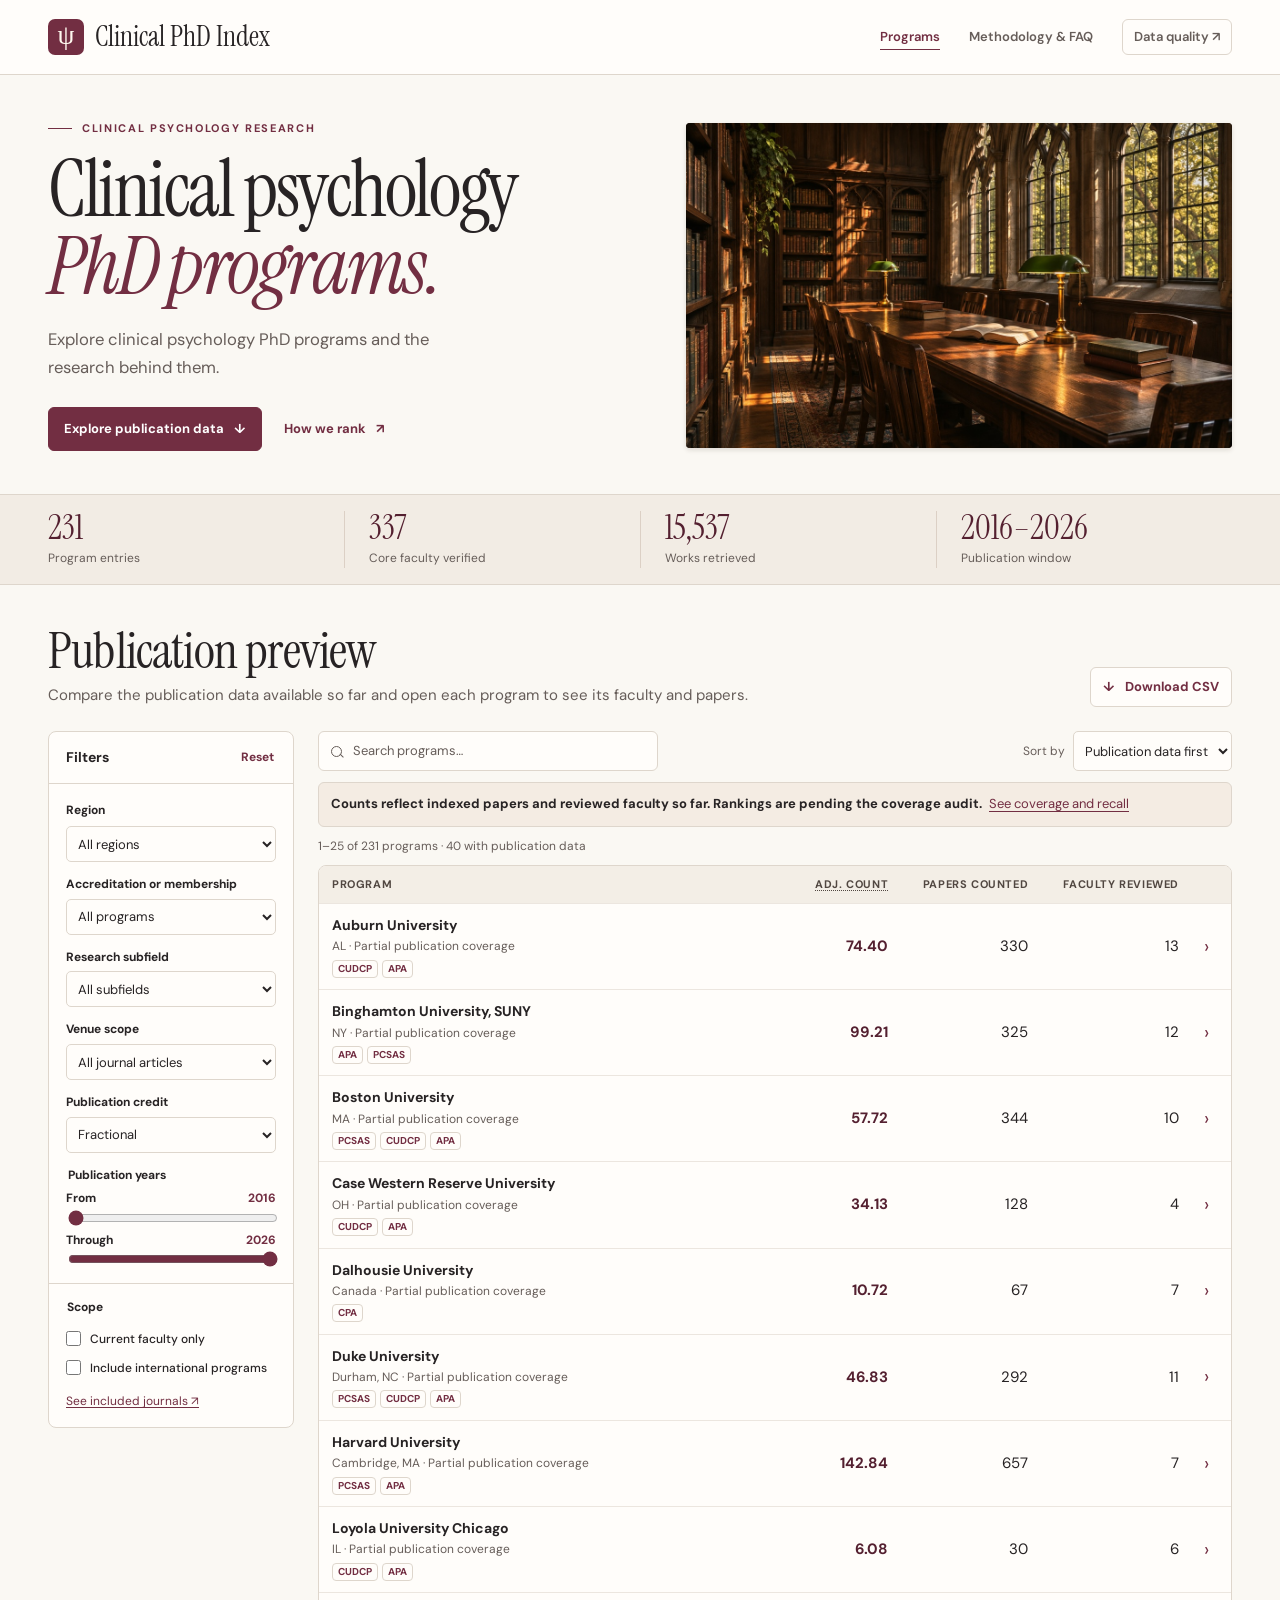
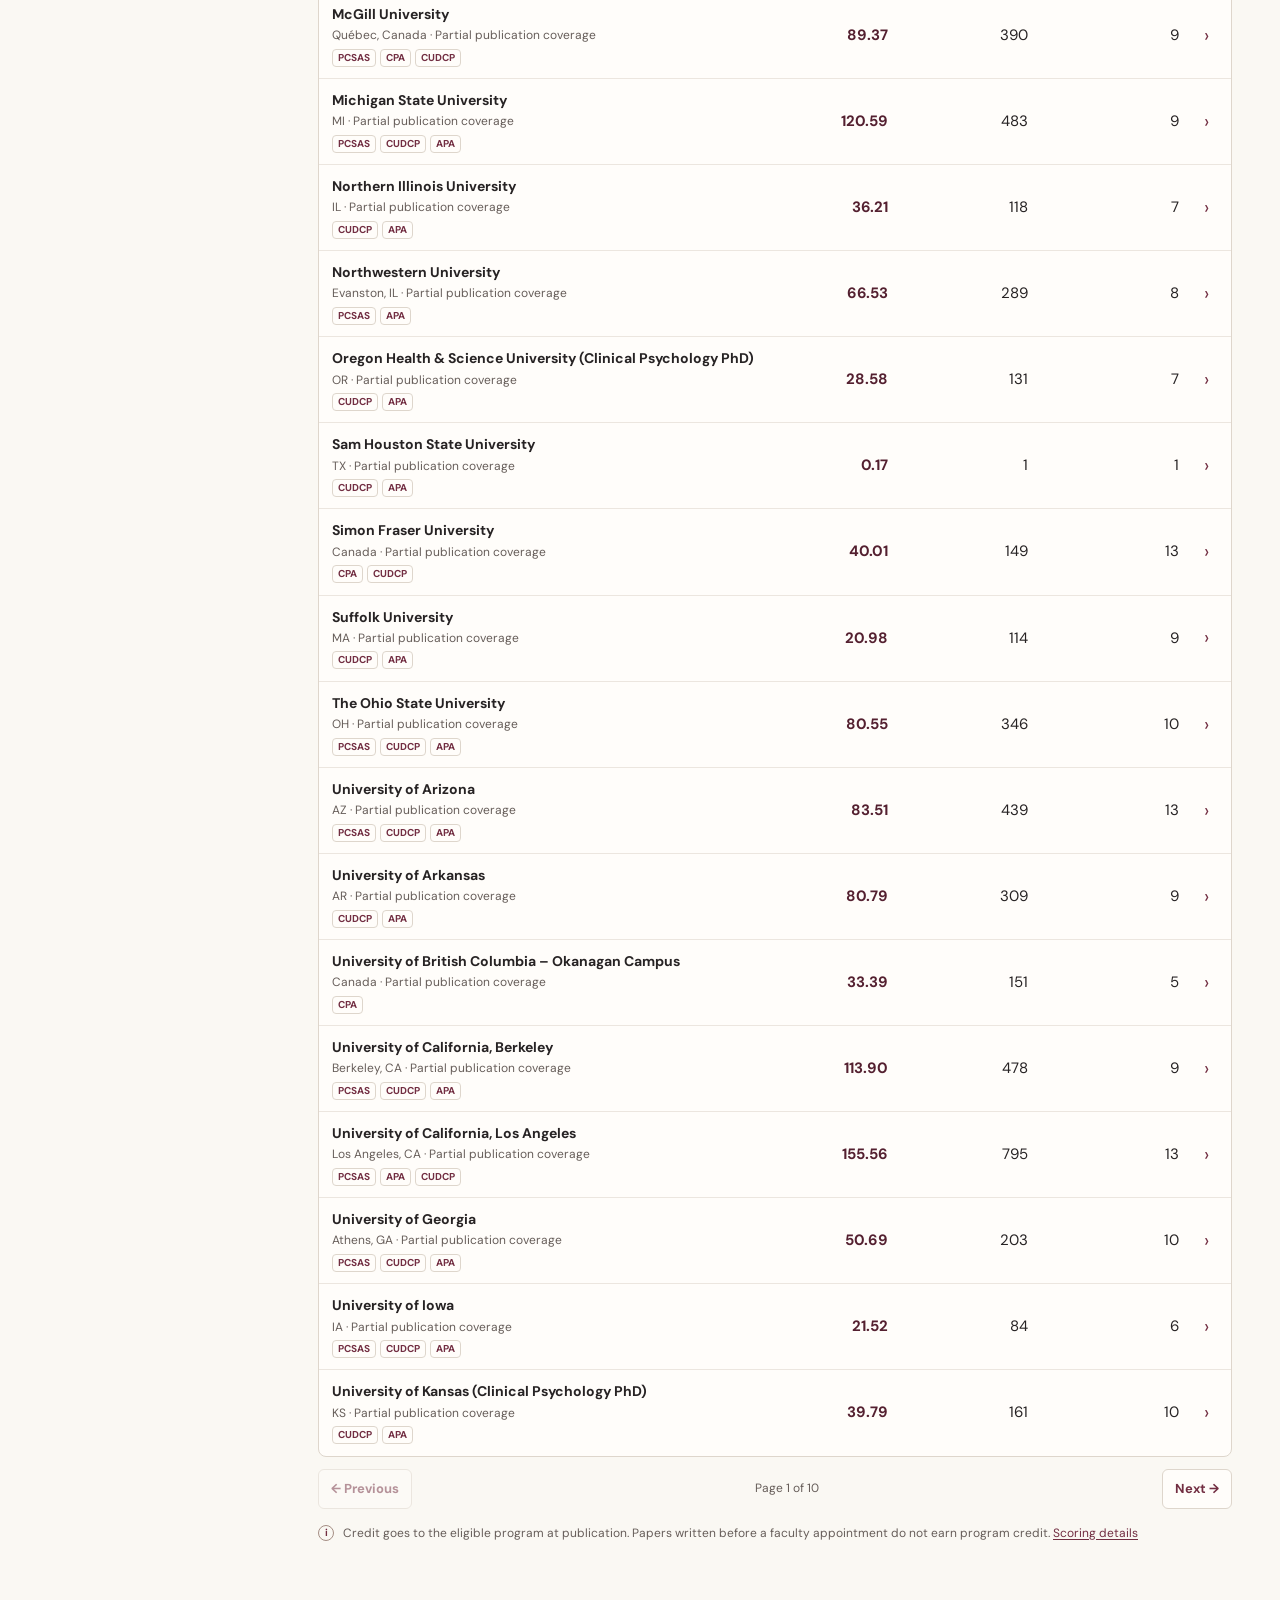
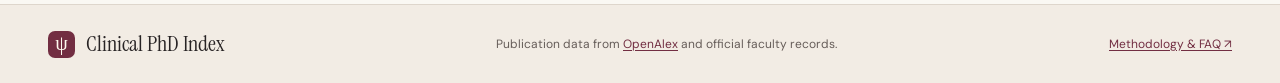
<file: index.html>
<!doctype html>
<html lang="en">
<head>
  <meta charset="utf-8">
  <meta name="viewport" content="width=device-width, initial-scale=1">
  <meta name="description" content="Explore publication-based rankings of clinical psychology PhD programs and see the faculty and papers behind each score.">
  <title>Clinical PhD Index</title>
  <link rel="icon" href="assets/favicon.png">
  <link rel="preconnect" href="https://fonts.googleapis.com">
  <link rel="preconnect" href="https://fonts.gstatic.com" crossorigin>
  <link href="https://fonts.googleapis.com/css2?family=DM+Sans:wght@400;500;600;700&family=Instrument+Serif:ital@0;1&display=swap" rel="stylesheet">
  <link rel="stylesheet" href="styles.css">
  <script defer src="publication-data.js"></script>
  <script defer src="app.js?v=publication-preview"></script>
</head>
<body>
  <a class="skip" href="#rankings">Skip to publication data</a>
  <header class="site-header">
    <div class="wrap header-inner">
      <a class="brand" href="index.html"><span class="brand-mark" aria-hidden="true">ψ</span> Clinical PhD Index</a>
      <nav aria-label="Main navigation">
        <a href="index.html" aria-current="page">Programs</a>
        <a href="faq.html">Methodology <span aria-hidden="true">&amp;</span><span class="sr-only">and</span> FAQ</a>
        <a class="data-nav" href="data-quality.html">Data quality <span aria-hidden="true">↗</span></a>
      </nav>
    </div>
  </header>

  <main>
    <section class="hero wrap">
      <div class="hero-copy">
        <p class="eyebrow"><span class="eyebrow-line"></span> CLINICAL PSYCHOLOGY RESEARCH</p>
        <h1>Clinical psychology<br><em>PhD programs.</em></h1>
        <p class="hero-description">Explore clinical psychology PhD programs and the research behind them.</p>
        <div class="hero-actions">
          <a class="primary-button" href="#rankings">Explore publication data <span aria-hidden="true">↓</span></a>
          <a class="text-button" href="faq.html">How we rank <span aria-hidden="true">↗</span></a>
        </div>
      </div>
      <figure class="hero-art">
        <img src="assets/reading-room.jpg" alt="Sunlight falling across a walnut reading table in a university library" width="1200" height="800">
      </figure>
    </section>

    <div class="facts-band">
      <dl class="wrap facts">
        <div><dt id="program-stat">—</dt><dd>Program entries</dd></div>
        <div><dt id="journal-stat">—</dt><dd>Core faculty verified</dd></div>
        <div><dt id="paper-stat">—</dt><dd>Works retrieved</dd></div>
        <div><dt id="year-stat">—</dt><dd>Publication window</dd></div>
      </dl>
    </div>

    <section class="rankings wrap" id="rankings" aria-labelledby="ranking-title">
      <div class="section-head">
        <div><h2 id="ranking-title">Publication preview</h2><p>Compare the publication data available so far and open each program to see its faculty and papers.</p></div>
        <button type="button" class="outline-button" id="export"><span aria-hidden="true">↓</span> Download CSV</button>
      </div>

      <div class="rankings-grid">
        <aside class="filter-card" aria-label="Publication filters">
          <form id="filters">
            <div class="filter-head"><h3>Filters</h3><button class="plain-button" type="reset">Reset</button></div>
            <div class="filter-section">
              <label for="region">Region</label>
              <select id="region"><option value="">All regions</option></select>
              <label class="coverage-label" for="accreditation">Accreditation or membership</label>
              <select id="accreditation"><option value="">All programs</option><option>APA</option><option>PCSAS</option><option>CPA</option><option>CUDCP</option></select>
              <label class="coverage-label" for="subfield">Research subfield</label>
              <select id="subfield"><option value="">All subfields</option></select>
              <label class="coverage-label" for="venue">Venue scope</label>
              <select id="venue"><option value="all">All journal articles</option><option value="top">Top clinical journals</option><option value="digital">Computational and digital venues</option><option value="preprint">PsyArXiv preprints</option></select>
              <label class="coverage-label" for="credit">Publication credit</label>
              <select id="credit"><option value="fractional">Fractional</option><option value="weighted">Position-weighted</option></select>
              <fieldset class="years"><legend>Publication years</legend>
                <label for="start-year">From <output for="start-year" id="start-label"></output></label>
                <input type="range" id="start-year">
                <label for="end-year">Through <output for="end-year" id="end-label"></output></label>
                <input type="range" id="end-year">
              </fieldset>
            </div>
            <fieldset class="filter-section category-section">
              <legend>Scope</legend>
              <label class="category"><input type="checkbox" id="current-only"><span class="category-name">Current faculty only</span></label>
              <label class="category"><input type="checkbox" id="international"><span class="category-name">Include international programs</span></label>
              <label class="category"><input type="checkbox" id="ranked-only"><span class="category-name">Ranked programs only</span></label>
              <a class="filter-link" href="faq.html#journals">See included journals ↗</a>
            </fieldset>
          </form>
        </aside>

        <div class="results">
          <div class="results-toolbar">
            <label class="search-field">
              <span class="search-icon" aria-hidden="true"></span>
              <span class="sr-only">Search programs</span>
              <input id="search" type="search" placeholder="Search programs…">
            </label>
            <label class="sort-field" for="sort"><span>Sort by</span>
              <select id="sort">
                <option value="coverage">Publication data first</option>
                <option value="score">Adjusted count</option>
                <option value="papers">Publications</option>
                <option value="faculty">Reviewed faculty</option>
                <option value="name">Program name</option>
              </select>
            </label>
          </div>
          <p class="coverage-notice"><strong id="coverage-message"></strong> <a href="data-quality.html">See coverage and recall</a></p>
          <p class="result-summary" id="result-summary" role="status"></p>
          <div class="table-card">
            <div class="table-scroll" tabindex="0" role="region" aria-label="Clinical psychology PhD program publication data">
              <table>
                <thead><tr>
                  <th scope="col" id="heading-rank" class="rank-col">Rank</th><th scope="col" id="heading-name">Program</th>
                  <th scope="col" id="heading-score" class="number"><a href="faq.html#scoring">Adj. count</a></th>
                  <th scope="col" id="heading-papers" class="number">Papers counted</th><th scope="col" id="heading-faculty" class="number">Faculty reviewed</th>
                  <th scope="col"><span class="sr-only">Program details</span></th>
                </tr></thead>
                <tbody id="results-body"></tbody>
              </table>
            </div>
            <div id="empty" class="empty" hidden><h3>No matching programs</h3><p>Try another search or broaden your filters.</p><button class="outline-button" type="button" id="clear">Clear filters</button></div>
          </div>
          <div id="pagination" class="pagination" hidden>
            <button type="button" class="outline-button" id="prev-page">← Previous</button>
            <span id="page-summary" aria-live="polite"></span>
            <button type="button" class="outline-button" id="next-page">Next →</button>
          </div>
          <p class="table-note"><span class="info-icon" aria-hidden="true">i</span><span>Credit goes to the eligible program at publication. Papers written before a faculty appointment do not earn program credit. <a href="faq.html#scoring">Scoring details</a></span></p>
          <noscript><p>Enable JavaScript to explore the publication data.</p></noscript>
        </div>
      </div>
    </section>
  </main>

  <footer class="site-footer">
    <div class="wrap footer-inner"><a class="brand" href="index.html"><span class="brand-mark" aria-hidden="true">ψ</span> Clinical PhD Index</a><p>Publication data from <a href="https://openalex.org/">OpenAlex</a> and official faculty records.</p><a href="faq.html">Methodology &amp; FAQ <span aria-hidden="true">↗</span></a></div>
  </footer>
</body>
</html>
</file>
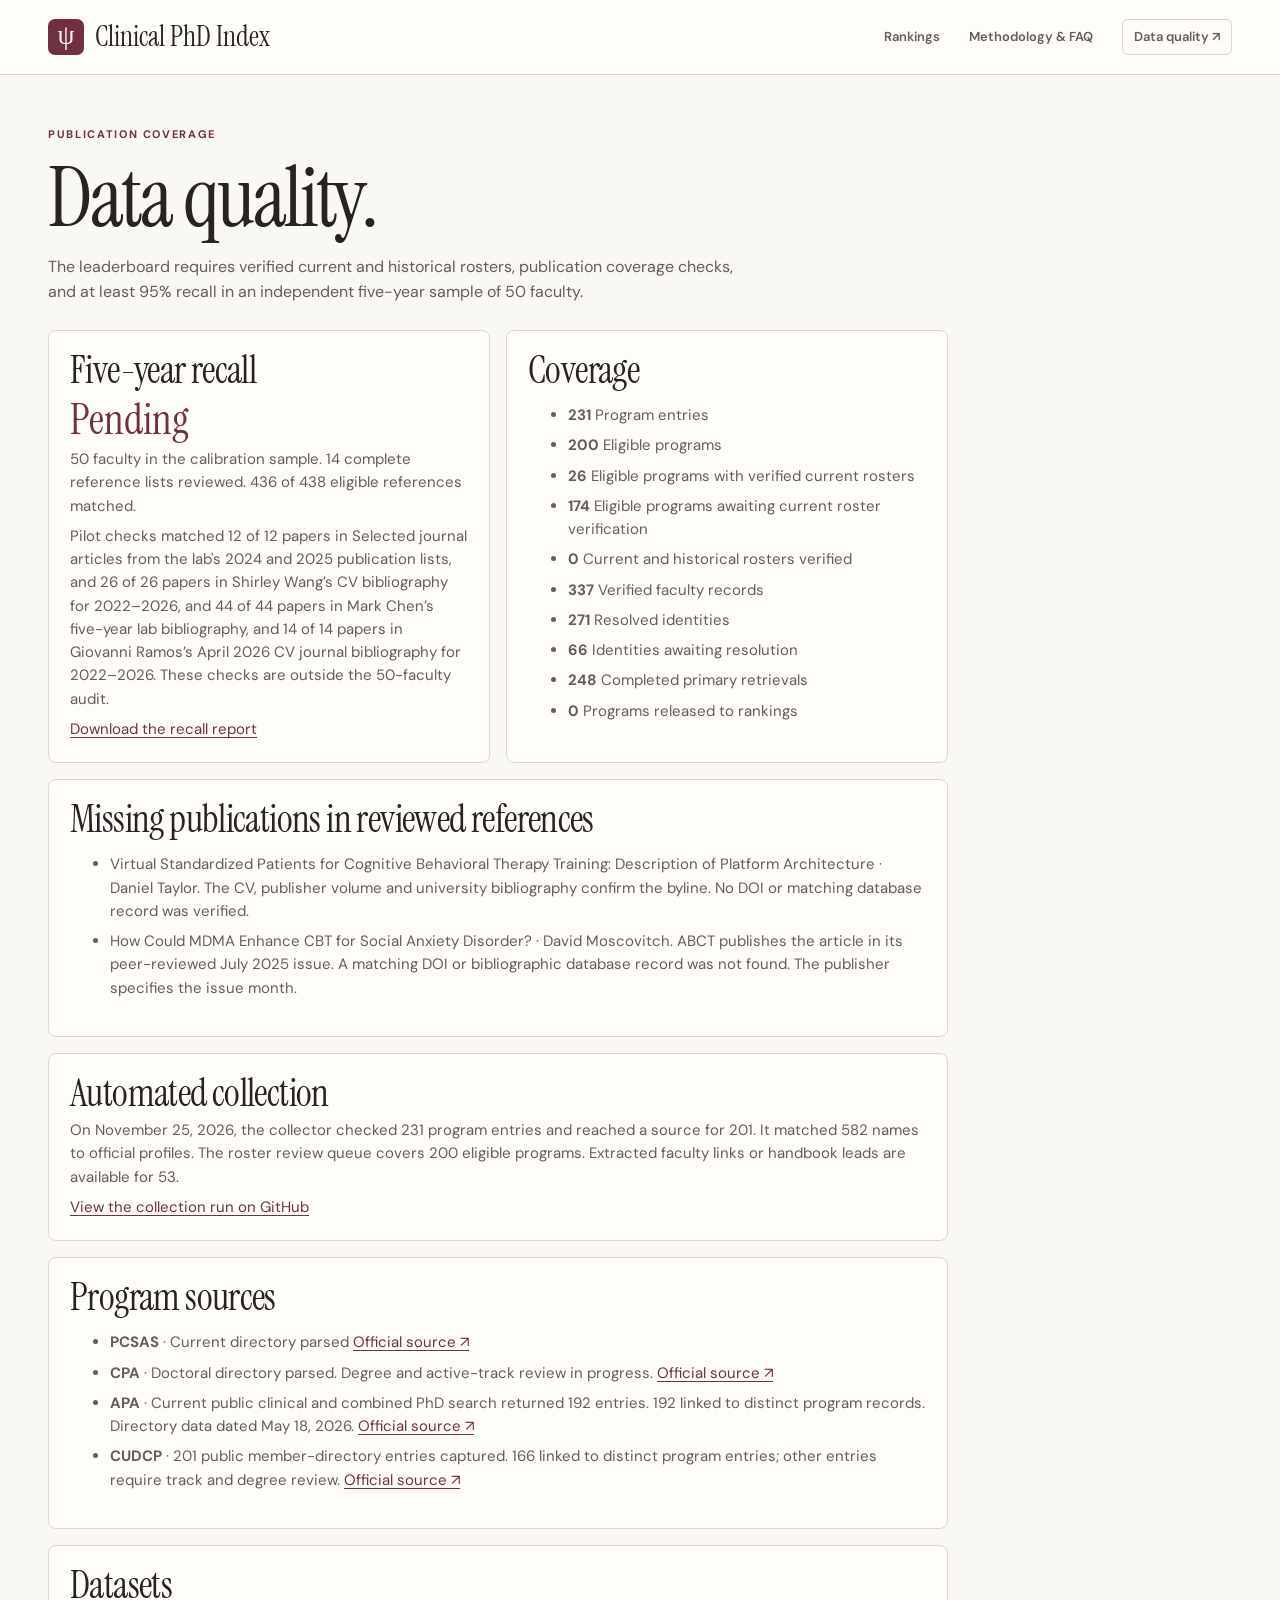
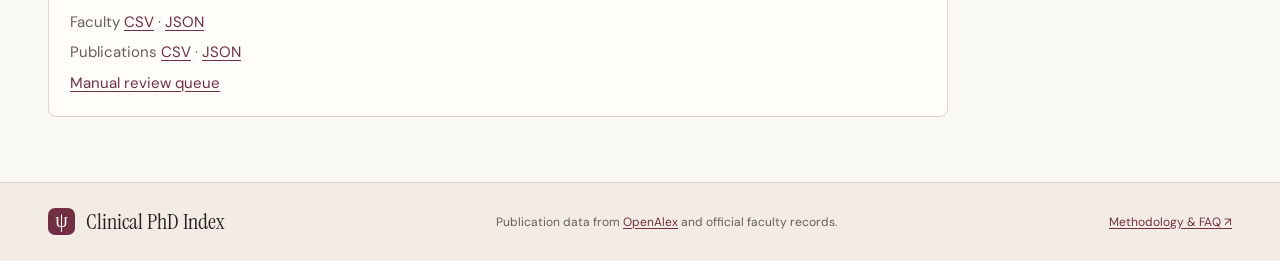
<file: data-quality.html>
<!doctype html>
<html lang="en">
<head>
  <meta charset="utf-8">
  <meta name="viewport" content="width=device-width, initial-scale=1">
  <meta name="description" content="Explore publication-based rankings of clinical psychology PhD programs and see the faculty and papers behind each score.">
  <title>Data quality · Clinical PhD Index</title>
  <link rel="icon" href="assets/favicon.png">
  <link rel="preconnect" href="https://fonts.googleapis.com">
  <link rel="preconnect" href="https://fonts.gstatic.com" crossorigin>
  <link href="https://fonts.googleapis.com/css2?family=DM+Sans:wght@400;500;600;700&family=Instrument+Serif:ital@0;1&display=swap" rel="stylesheet">
  <link rel="stylesheet" href="styles.css">
  <script defer src="publication-data.js?v=collection-status"></script>
  <script defer src="app.js?v=collection-status"></script>
</head>
<body>
  <header class="site-header">
    <div class="wrap header-inner">
      <a class="brand" href="index.html"><span class="brand-mark" aria-hidden="true">ψ</span> Clinical PhD Index</a>
      <nav aria-label="Main navigation">
        <a href="index.html">Rankings</a>
        <a href="faq.html">Methodology <span aria-hidden="true">&amp;</span><span class="sr-only">and</span> FAQ</a>
        <a class="data-nav" href="data-quality.html">Data quality <span aria-hidden="true">↗</span></a>
      </nav>
    </div>
  </header>

<main class="wrap secondary-page">

  <p class="eyebrow">PUBLICATION COVERAGE</p>
  <h1>Data quality.</h1>
  <p class="page-description">The leaderboard requires verified current and historical rosters, publication coverage checks, and at least 95% recall in an independent five-year sample of 50 faculty.</p>
  <div class="quality-grid">
    <section class="quality-card"><h2>Five-year recall</h2><div id="recall-value" class="quality-value">Pending</div><p id="recall-detail"></p><p id="diagnostic-detail" hidden></p>
    <p><a href="data/recall-report.json" download>Download the recall report</a></p></section>
    <section class="quality-card"><h2>Coverage</h2><ul id="coverage-counts"></ul></section>
  </div>
  <section id="audit-missing" class="quality-card wide-card" hidden>
    <h2>Missing publications in reviewed references</h2>
    <ul id="audit-missing-list"></ul>
  </section>
  <section id="collection-status" class="quality-card wide-card" hidden>
    <h2>Automated collection</h2>
    <p id="collection-detail"></p>
    <p><a id="collection-run">View the collection run on GitHub</a></p>
  </section>
  <section class="quality-card wide-card"><h2>Program sources</h2><ul id="directory-status"></ul></section>
  <section class="quality-card wide-card"><h2>Datasets</h2>
    <p>Faculty <a href="data/faculty.csv" download>CSV</a> · <a href="data/faculty.json" download>JSON</a></p>
    <p>Publications <a href="data/publications.csv" download>CSV</a> · <a href="data/publications.json" download>JSON</a></p>
    <p><a href="data/review-queue.json" download>Manual review queue</a></p>
  </section>

</main>
  <footer class="site-footer">
    <div class="wrap footer-inner"><a class="brand" href="index.html"><span class="brand-mark" aria-hidden="true">ψ</span> Clinical PhD Index</a><p>Publication data from <a href="https://openalex.org/">OpenAlex</a> and official faculty records.</p><a href="faq.html">Methodology &amp; FAQ <span aria-hidden="true">↗</span></a></div>
  </footer>
</body>
</html>
</file>
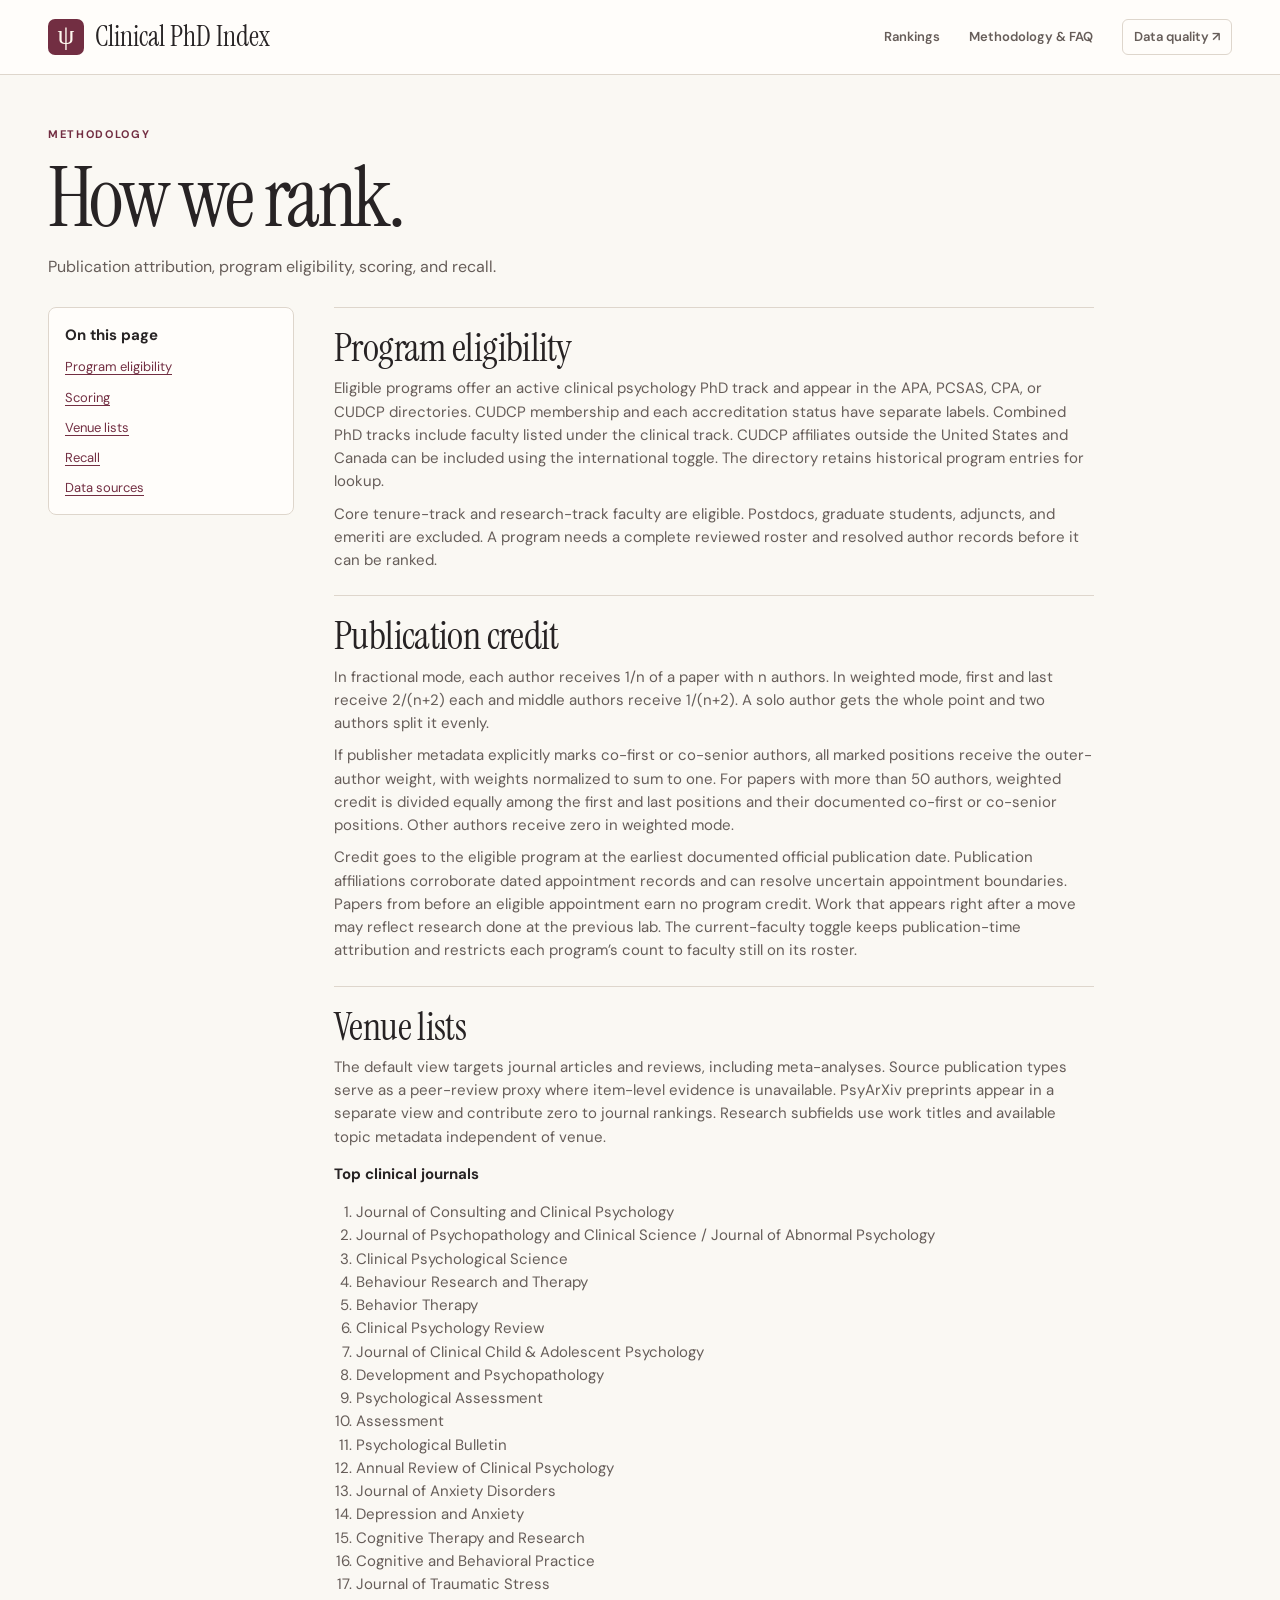
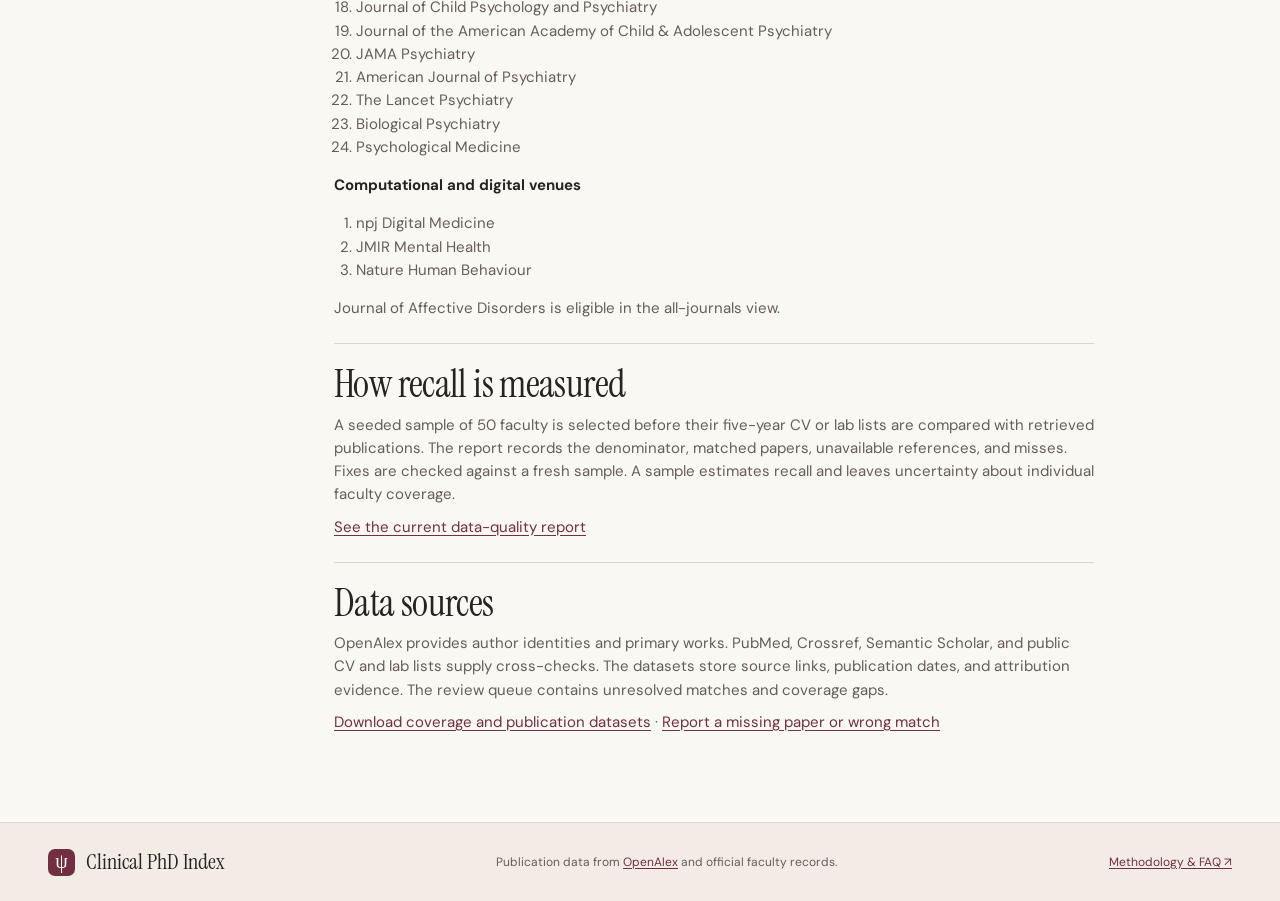
<file: faq.html>
<!doctype html>
<html lang="en">
<head>
  <meta charset="utf-8">
  <meta name="viewport" content="width=device-width, initial-scale=1">
  <meta name="description" content="Explore publication-based rankings of clinical psychology PhD programs and see the faculty and papers behind each score.">
  <title>Methodology and FAQ · Clinical PhD Index</title>
  <link rel="icon" href="assets/favicon.png">
  <link rel="preconnect" href="https://fonts.googleapis.com">
  <link rel="preconnect" href="https://fonts.gstatic.com" crossorigin>
  <link href="https://fonts.googleapis.com/css2?family=DM+Sans:wght@400;500;600;700&family=Instrument+Serif:ital@0;1&display=swap" rel="stylesheet">
  <link rel="stylesheet" href="styles.css">
  <script defer src="publication-data.js"></script>
  <script defer src="app.js"></script>
</head>
<body>
  <header class="site-header">
    <div class="wrap header-inner">
      <a class="brand" href="index.html"><span class="brand-mark" aria-hidden="true">ψ</span> Clinical PhD Index</a>
      <nav aria-label="Main navigation">
        <a href="index.html">Rankings</a>
        <a href="faq.html">Methodology <span aria-hidden="true">&amp;</span><span class="sr-only">and</span> FAQ</a>
        <a class="data-nav" href="data-quality.html">Data quality <span aria-hidden="true">↗</span></a>
      </nav>
    </div>
  </header>

<main class="wrap secondary-page">

  <p class="eyebrow">METHODOLOGY</p>
  <h1>How we rank.</h1>
  <p class="page-description">Publication attribution, program eligibility, scoring, and recall.</p>
  <div class="faq-grid">
    <aside class="toc" aria-label="On this page"><strong>On this page</strong><a href="#programs">Program eligibility</a><a href="#scoring">Scoring</a><a href="#journals">Venue lists</a><a href="#recall">Recall</a><a href="#sources">Data sources</a></aside>
    <article class="faq-content">
      <section id="programs"><h2>Program eligibility</h2>
        <p>Eligible programs offer an active clinical psychology PhD track and appear in the APA, PCSAS, CPA, or CUDCP directories. CUDCP membership and each accreditation status have separate labels. Combined PhD tracks include faculty listed under the clinical track. CUDCP affiliates outside the United States and Canada can be included using the international toggle. The directory retains historical program entries for lookup.</p>
        <p>Core tenure-track and research-track faculty are eligible. Postdocs, graduate students, adjuncts, and emeriti are excluded. A program needs a complete reviewed roster and resolved author records before it can be ranked.</p>
      </section>
      <section id="scoring"><h2>Publication credit</h2>
        <p>In fractional mode, each author receives 1/n of a paper with n authors. In weighted mode, first and last receive 2/(n+2) each and middle authors receive 1/(n+2). A solo author gets the whole point and two authors split it evenly.</p>
        <p>If publisher metadata explicitly marks co-first or co-senior authors, all marked positions receive the outer-author weight, with weights normalized to sum to one. For papers with more than 50 authors, weighted credit is divided equally among the first and last positions and their documented co-first or co-senior positions. Other authors receive zero in weighted mode.</p>
        <p>Credit goes to the eligible program at the earliest documented official publication date. Publication affiliations corroborate dated appointment records and can resolve uncertain appointment boundaries. Papers from before an eligible appointment earn no program credit. Work that appears right after a move may reflect research done at the previous lab. The current-faculty toggle keeps publication-time attribution and restricts each program’s count to faculty still on its roster.</p>
      </section>
      <section id="journals"><h2>Venue lists</h2>
        <p>The default view targets journal articles and reviews, including meta-analyses. Source publication types serve as a peer-review proxy where item-level evidence is unavailable. PsyArXiv preprints appear in a separate view and contribute zero to journal rankings. Research subfields use work titles and available topic metadata independent of venue.</p>
        <h3>Top clinical journals</h3><ol><li>Journal of Consulting and Clinical Psychology</li><li>Journal of Psychopathology and Clinical Science / Journal of Abnormal Psychology</li><li>Clinical Psychological Science</li><li>Behaviour Research and Therapy</li><li>Behavior Therapy</li><li>Clinical Psychology Review</li><li>Journal of Clinical Child &amp; Adolescent Psychology</li><li>Development and Psychopathology</li><li>Psychological Assessment</li><li>Assessment</li><li>Psychological Bulletin</li><li>Annual Review of Clinical Psychology</li><li>Journal of Anxiety Disorders</li><li>Depression and Anxiety</li><li>Cognitive Therapy and Research</li><li>Cognitive and Behavioral Practice</li><li>Journal of Traumatic Stress</li><li>Journal of Child Psychology and Psychiatry</li><li>Journal of the American Academy of Child &amp; Adolescent Psychiatry</li><li>JAMA Psychiatry</li><li>American Journal of Psychiatry</li><li>The Lancet Psychiatry</li><li>Biological Psychiatry</li><li>Psychological Medicine</li></ol>
        <h3>Computational and digital venues</h3><ol><li>npj Digital Medicine</li><li>JMIR Mental Health</li><li>Nature Human Behaviour</li></ol>
        <p>Journal of Affective Disorders is eligible in the all-journals view.</p>
      </section>
      <section id="recall"><h2>How recall is measured</h2>
        <p>A seeded sample of 50 faculty is selected before their five-year CV or lab lists are compared with retrieved publications. The report records the denominator, matched papers, unavailable references, and misses. Fixes are checked against a fresh sample. A sample estimates recall and leaves uncertainty about individual faculty coverage.</p>
        <p><a href="data-quality.html">See the current data-quality report</a></p>
      </section>
      <section id="sources"><h2>Data sources</h2>
        <p>OpenAlex provides author identities and primary works. PubMed, Crossref, Semantic Scholar, and public CV and lab lists supply cross-checks. The datasets store source links, publication dates, and attribution evidence. The review queue contains unresolved matches and coverage gaps.</p>
        <p><a href="data-quality.html">Download coverage and publication datasets</a> · <a href="report.html">Report a missing paper or wrong match</a></p>
      </section>
    </article>
  </div>

</main>
  <footer class="site-footer">
    <div class="wrap footer-inner"><a class="brand" href="index.html"><span class="brand-mark" aria-hidden="true">ψ</span> Clinical PhD Index</a><p>Publication data from <a href="https://openalex.org/">OpenAlex</a> and official faculty records.</p><a href="faq.html">Methodology &amp; FAQ <span aria-hidden="true">↗</span></a></div>
  </footer>
</body>
</html>
</file>
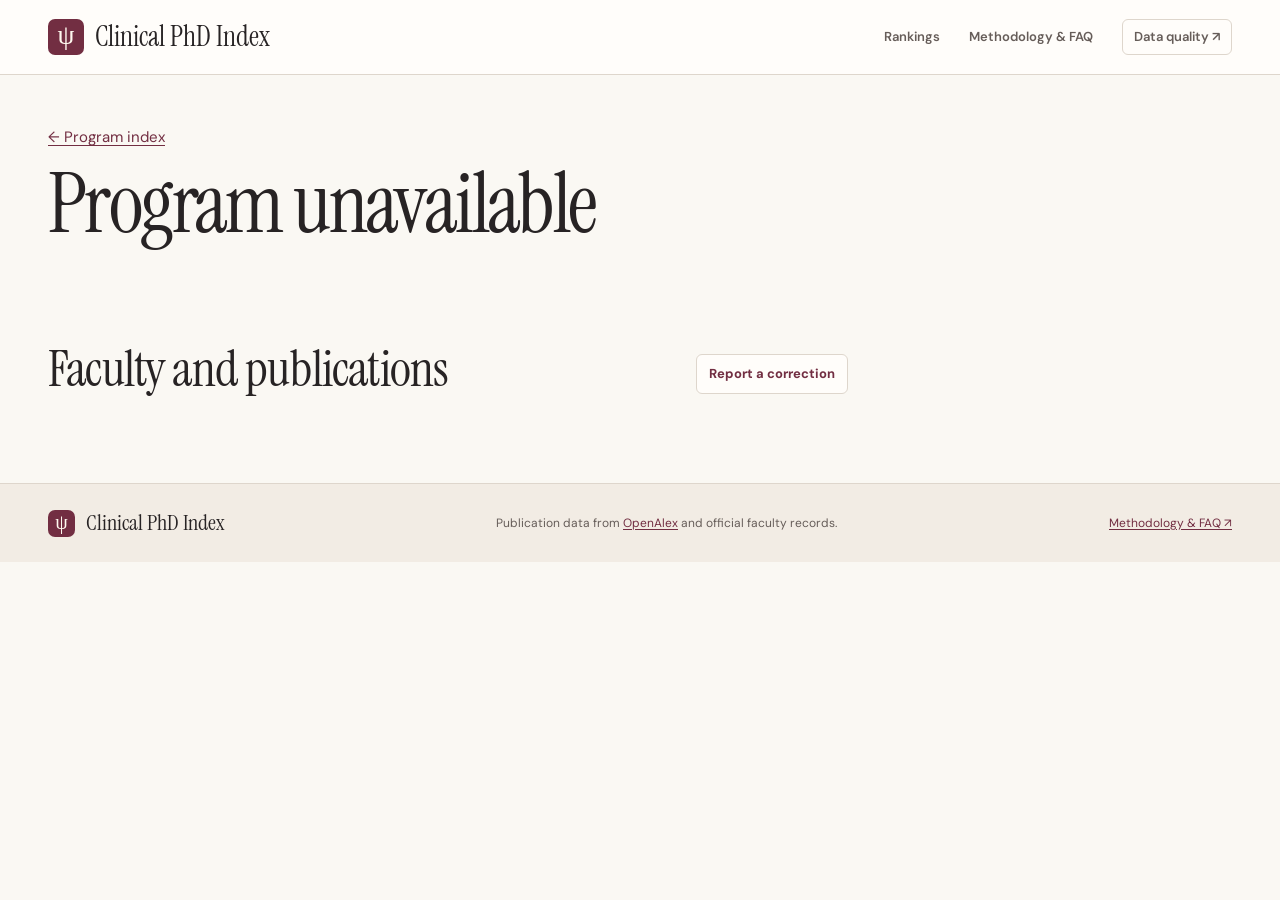
<file: program.html>
<!doctype html>
<html lang="en">
<head>
  <meta charset="utf-8">
  <meta name="viewport" content="width=device-width, initial-scale=1">
  <meta name="description" content="Explore publication-based rankings of clinical psychology PhD programs and see the faculty and papers behind each score.">
  <title>Program · Clinical PhD Index</title>
  <link rel="icon" href="assets/favicon.png">
  <link rel="preconnect" href="https://fonts.googleapis.com">
  <link rel="preconnect" href="https://fonts.gstatic.com" crossorigin>
  <link href="https://fonts.googleapis.com/css2?family=DM+Sans:wght@400;500;600;700&family=Instrument+Serif:ital@0;1&display=swap" rel="stylesheet">
  <link rel="stylesheet" href="styles.css">
  <script defer src="publication-data.js?v=faculty-roster"></script>
  <script defer src="app.js?v=faculty-roster"></script>
</head>
<body>
  <header class="site-header">
    <div class="wrap header-inner">
      <a class="brand" href="index.html"><span class="brand-mark" aria-hidden="true">ψ</span> Clinical PhD Index</a>
      <nav aria-label="Main navigation">
        <a href="index.html">Rankings</a>
        <a href="faq.html">Methodology <span aria-hidden="true">&amp;</span><span class="sr-only">and</span> FAQ</a>
        <a class="data-nav" href="data-quality.html">Data quality <span aria-hidden="true">↗</span></a>
      </nav>
    </div>
  </header>

<main class="wrap secondary-page">

  <p><a href="index.html#rankings">← Program index</a></p>
  <h1 id="program-title">Clinical psychology program</h1>
  <p class="page-description" id="program-location"></p>
  <div class="status-badges" id="program-badges"></div>
  <div class="source-links" id="program-sources"></div>
  <div class="section-head narrow"><h2>Faculty and publications</h2><a class="outline-button" id="report-link" href="report.html">Report a correction</a></div>
  <div id="faculty-list" class="faculty-list"></div>

</main>
  <footer class="site-footer">
    <div class="wrap footer-inner"><a class="brand" href="index.html"><span class="brand-mark" aria-hidden="true">ψ</span> Clinical PhD Index</a><p>Publication data from <a href="https://openalex.org/">OpenAlex</a> and official faculty records.</p><a href="faq.html">Methodology &amp; FAQ <span aria-hidden="true">↗</span></a></div>
  </footer>
</body>
</html>
</file>
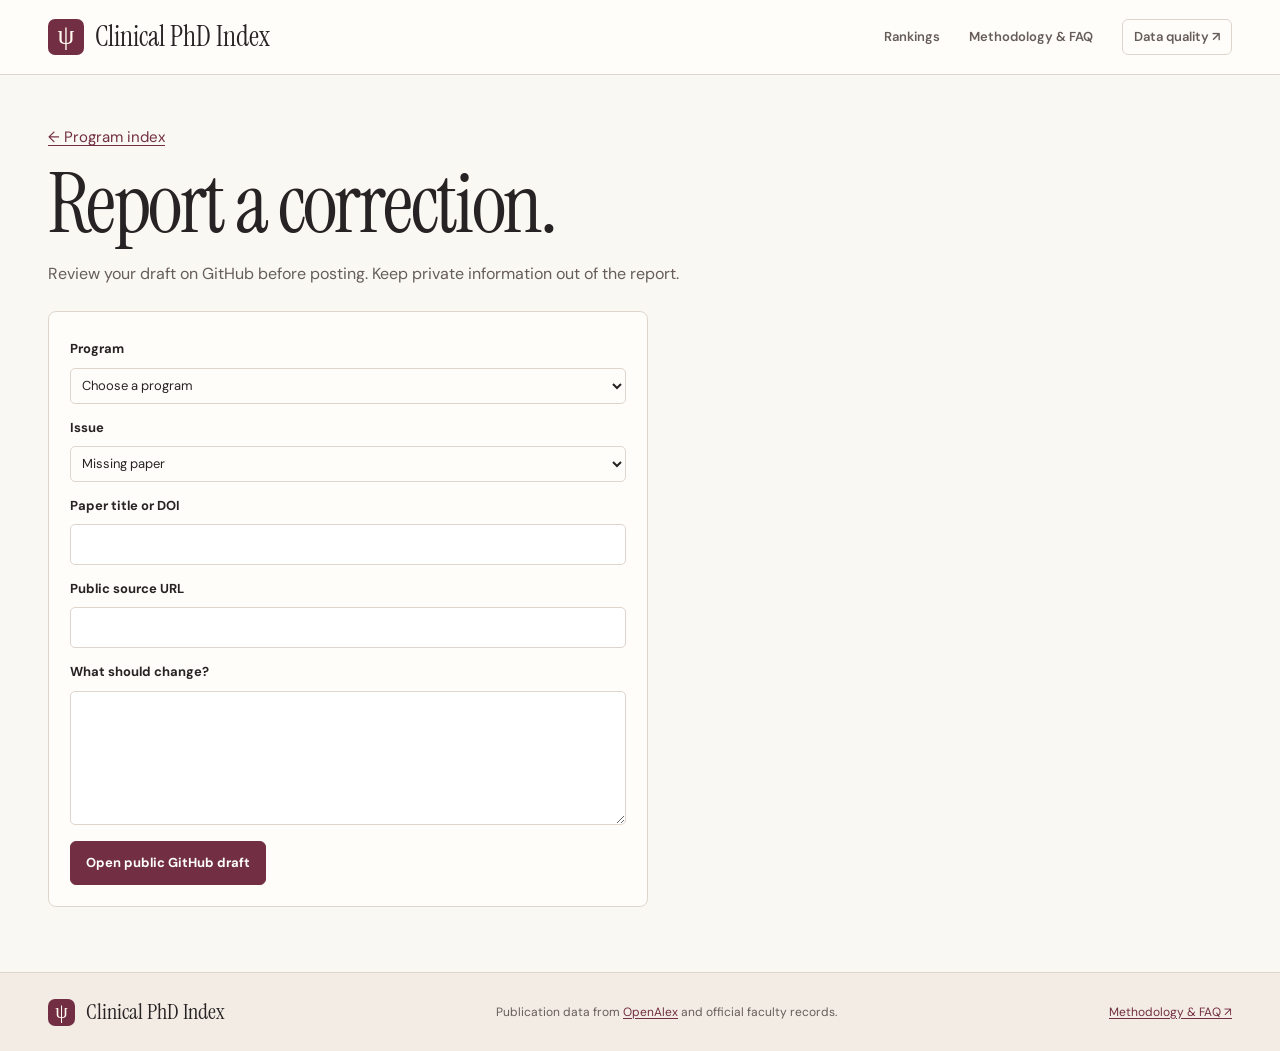
<file: report.html>
<!doctype html>
<html lang="en">
<head>
  <meta charset="utf-8">
  <meta name="viewport" content="width=device-width, initial-scale=1">
  <meta name="description" content="Explore publication-based rankings of clinical psychology PhD programs and see the faculty and papers behind each score.">
  <title>Report a correction · Clinical PhD Index</title>
  <link rel="icon" href="assets/favicon.png">
  <link rel="preconnect" href="https://fonts.googleapis.com">
  <link rel="preconnect" href="https://fonts.gstatic.com" crossorigin>
  <link href="https://fonts.googleapis.com/css2?family=DM+Sans:wght@400;500;600;700&family=Instrument+Serif:ital@0;1&display=swap" rel="stylesheet">
  <link rel="stylesheet" href="styles.css">
  <script defer src="publication-data.js"></script>
  <script defer src="app.js"></script>
</head>
<body>
  <header class="site-header">
    <div class="wrap header-inner">
      <a class="brand" href="index.html"><span class="brand-mark" aria-hidden="true">ψ</span> Clinical PhD Index</a>
      <nav aria-label="Main navigation">
        <a href="index.html">Rankings</a>
        <a href="faq.html">Methodology <span aria-hidden="true">&amp;</span><span class="sr-only">and</span> FAQ</a>
        <a class="data-nav" href="data-quality.html">Data quality <span aria-hidden="true">↗</span></a>
      </nav>
    </div>
  </header>

<main class="wrap secondary-page">

  <p><a href="index.html#rankings">← Program index</a></p>
  <h1>Report a correction.</h1>
  <p class="page-description" id="report-explain">Save a draft with the program and publication details for the maintainer.</p>
  <form class="quality-card report-form" id="report-form">
    <label for="report-program">Program</label><select id="report-program" name="program" required><option value="">Choose a program</option></select>
    <label for="issue-type">Issue</label><select id="issue-type" name="type"><option>Missing paper</option><option>Wrong author match</option><option>Faculty roster or appointment</option><option>Program status</option></select>
    <label for="paper">Paper title or DOI</label><input type="text" id="paper" name="paper" maxlength="220">
    <label for="evidence">Public source URL</label><input type="url" id="evidence" name="evidence" maxlength="300">
    <label for="details">What should change?</label><textarea id="details" name="details" required rows="5" maxlength="1200"></textarea>
    <button id="report-label" class="primary-button" type="submit">Download correction draft</button>
  </form>

</main>
  <footer class="site-footer">
    <div class="wrap footer-inner"><a class="brand" href="index.html"><span class="brand-mark" aria-hidden="true">ψ</span> Clinical PhD Index</a><p>Publication data from <a href="https://openalex.org/">OpenAlex</a> and official faculty records.</p><a href="faq.html">Methodology &amp; FAQ <span aria-hidden="true">↗</span></a></div>
  </footer>
</body>
</html>
</file>
<file: styles.css>
:root {
  color-scheme: light;
  --ink: #272324;
  --muted: #665d59;
  --wine: #722e42;
  --wine-dark: #542030;
  --paper: #faf8f3;
  --white: #fffdfa;
  --tint: #f2ece4;
  --line: #ded6cc;
  --sans: "DM Sans", system-ui, sans-serif;
  --serif: "Instrument Serif", Georgia, serif;
}
* { box-sizing: border-box; }
html { scroll-behavior: smooth; }
body { margin: 0; background: var(--paper); color: var(--ink); font: 15px/1.55 var(--sans); }
[hidden] { display: none !important; }
a { color: var(--wine); text-underline-offset: .2em; }
button, input, select { font: inherit; }
button, select { cursor: pointer; }
button:disabled { cursor: default; opacity: .5; }
:focus-visible { outline: 2px solid var(--wine); outline-offset: 3px; }
h1, h2, h3, p, figure, dl, dd { margin: 0; }
h1, h2 { font-family: var(--serif); font-weight: 400; line-height: .98; }
.wrap { width: min(1200px, calc(100% - 96px)); margin-inline: auto; }
.sr-only, .skip:not(:focus) { position: absolute; width: 1px; height: 1px; padding: 0; overflow: hidden; clip-path: inset(50%); white-space: nowrap; }
.skip:focus { position: absolute; z-index: 3; margin: 8px; padding: 10px; background: var(--white); }
.site-header { border-bottom: 1px solid var(--line); background: var(--white); }
.header-inner { display: flex; justify-content: space-between; align-items: center; min-height: 74px; gap: 24px; }
.brand { display: inline-flex; align-items: center; gap: 11px; color: var(--ink); text-decoration: none; font-family: var(--serif); font-size: 28px; white-space: nowrap; }
.brand-mark { display: grid; place-items: center; width: 36px; height: 36px; font: 27px/1 Georgia, serif; color: #fff9ef; background: var(--wine); border-radius: 7px; padding-bottom: 3px; }
nav { display: flex; gap: 29px; align-items: center; font-size: 13px; font-weight: 600; }
nav a { text-decoration: none; color: var(--muted); white-space: nowrap; }
nav a[aria-current], nav a:hover { color: var(--wine); }
nav a[aria-current] { text-decoration: underline; text-underline-offset: 8px; }
nav .data-nav { border: 1px solid var(--line); padding: 7px 11px; border-radius: 6px; }
.hero { display: grid; grid-template-columns: 1fr .95fr; align-items: center; gap: clamp(26px, 5vw, 72px); padding-block: 40px 38px; }
.hero-copy { padding-block: 5px; }
.eyebrow { color: var(--wine); font-size: 11px; letter-spacing: .15em; font-weight: 700; display: flex; align-items: center; gap: 10px; }
.eyebrow-line { width: 24px; height: 1px; background: currentColor; }
h1 { font-size: clamp(62px, 6.15vw, 100px); letter-spacing: -.031em; margin-top: 14px; }
h1 em { color: var(--wine); font-weight: 400; }
.hero-description { margin-top: 21px; max-width: 440px; color: var(--muted); font-size: clamp(15px, 1.3vw, 17px); line-height: 1.65; }
.hero-actions { display: flex; align-items: center; flex-wrap: wrap; margin-top: 26px; gap: 22px; }
.primary-button, .outline-button, .text-button { display: inline-flex; justify-content: center; align-items: center; gap: 10px; text-decoration: none; font-size: 13px; font-weight: 700; border-radius: 6px; white-space: nowrap; }
.primary-button { background: var(--wine); color: white; padding: 11px 15px; border: 1px solid var(--wine); }
.primary-button:hover { background: var(--wine-dark); }
.text-button:hover, .plain-button:hover { text-decoration: underline; }
.outline-button { background: var(--white); color: var(--wine); border: 1px solid var(--line); padding: 9px 12px; }
.outline-button:not(:disabled):hover { border-color: var(--wine); background: #f8f0f1; }
.hero-art { aspect-ratio: 1.68; border-radius: 4px; overflow: hidden; background: #38271e; box-shadow: 0 2px 5px #30211624; }
.hero-art img { display: block; width: 100%; height: 100%; object-fit: cover; }
.facts-band { background: var(--tint); border-block: 1px solid var(--line); }
.facts { display: grid; grid-template-columns: repeat(4, 1fr); padding-block: 16px; }
.facts div { border-left: 1px solid #dcd0c5; padding-inline: 24px; }
.facts div:first-child { border-left: 0; padding-left: 0; }
.facts dt { color: var(--wine-dark); font: 34px/1 var(--serif); font-variant-numeric: lining-nums; }
.facts dd { color: var(--muted); font-size: 12px; margin-top: 4px; }
.rankings { padding-block: 41px 62px; scroll-margin-top: 20px; }
.section-head { display: flex; align-items: flex-end; justify-content: space-between; gap: 16px; margin-bottom: 24px; }
h2 { font-size: clamp(40px, 4vw, 56px); letter-spacing: -.016em; }
.section-head p { color: var(--muted); margin-top: 8px; }
.rankings-grid { display: grid; grid-template-columns: 246px minmax(0,1fr); gap: 24px; align-items: start; }
.filter-card, .table-card { background: var(--white); border: 1px solid var(--line); border-radius: 8px; overflow: hidden; }
.filter-head { display: flex; align-items: center; justify-content: space-between; padding: 14px 17px; border-bottom: 1px solid var(--line); }
.filter-head h3 { font-size: 14px; }
.plain-button { border: 0; background: none; padding: 2px; color: var(--wine); font-size: 12px; font-weight: 700; }
.filter-section { padding: 14px 17px; }
.filter-section label, .filter-section legend { font-weight: 700; font-size: 12px; }
fieldset { min-width: 0; border: 0; padding: 0; margin: 0; }
select { width: 100%; max-width: 100%; border: 1px solid var(--line); border-radius: 5px; background: var(--white); color: var(--ink); min-height: 36px; padding: 5px 7px; font-size: 13px; }
.filter-section > select { margin-top: 5px; }
.years { margin-top: 13px; }
.year-grid { display: grid; grid-template-columns: 1fr auto 1fr; align-items: center; gap: 7px; margin-top: 5px; }
.category-section { border-top: 1px solid var(--line); position: relative; padding-top: 40px; }
.category-section legend { position: absolute; top: 14px; left: 16px; }
.category { display: flex; align-items: center; gap: 9px; min-height: 29px; cursor: pointer; }
.category input { accent-color: var(--wine); margin: 0; width: 15px; height: 15px; cursor: pointer; }
.category .category-name { font-weight: 500; }
.category .category-count { margin-left: auto; color: var(--muted); font-size: 11px; }
.filter-link { display: inline-block; margin-top: 10px; font-size: 12px; }
.results-toolbar { display: flex; align-items: center; justify-content: space-between; gap: 10px; }
.search-field { position: relative; display: flex; align-items: center; flex: 1; max-width: 340px; }
.search-field input { width: 100%; min-width: 0; background: var(--white); border: 1px solid var(--line); border-radius: 6px; min-height: 40px; padding: 7px 10px 7px 34px; color: var(--ink); font-size: 13px; }
.search-field input::placeholder { color: var(--muted); }
.search-icon { position: absolute; left: 13px; width: 11px; height: 11px; border: 1.4px solid var(--muted); border-radius: 50%; pointer-events: none; }
.search-icon::after { content: ""; width: 5px; height: 1.4px; background: var(--muted); position: absolute; top: 8px; left: 7px; transform: rotate(45deg); }
.sort-field { display: flex; gap: 8px; align-items: center; white-space: nowrap; font-size: 12px; color: var(--muted); }
.sort-field select { min-height: 40px; }
.result-summary { color: var(--muted); font-size: 12px; margin-block: 10px; min-height: 1.55em; }
.table-scroll { overflow-x: auto; }
table { width: 100%; border-collapse: collapse; white-space: nowrap; }
thead { background: #f3eee6; color: #514741; font-size: 11px; text-transform: uppercase; letter-spacing: .055em; }
th, td { text-align: left; padding: 10px 13px; border-bottom: 1px solid #ece6df; }
th a { color: inherit; text-decoration-style: dotted; }
tbody tr:last-child td, tbody tr:last-child th { border-bottom: 0; }
tbody tr:hover { background: #f9f4ed; }
.rank-col, .rank { width: 56px; text-align: center; }
.rank { color: var(--muted); font-variant-numeric: tabular-nums; }
.number { text-align: right; font-variant-numeric: tabular-nums; }
.score { color: var(--wine-dark); font-weight: 700; }
#heading-score[aria-sort], #heading-papers[aria-sort], #heading-faculty[aria-sort], #heading-name[aria-sort] { color: var(--wine); }
th[aria-sort="descending"]::after { content: " ↓"; }
th[aria-sort="ascending"]::after { content: " ↑"; }
.program-cell { white-space: normal; min-width: 170px; }
.program-button { text-align: left; border: 0; padding: 0; background: transparent; color: var(--ink); font-size: 14px; font-weight: 700; }
.program-button:hover { color: var(--wine); text-decoration: underline; }
.location { display: block; font-size: 12px; color: var(--muted); font-weight: 400; }
.open-cell { width: 39px; padding-left: 3px; text-align: center; }
.chevron-button { border: 0; background: transparent; color: var(--wine); padding: 2px 7px; font-size: 19px; }
.table-note { display: flex; align-items: flex-start; gap: 9px; color: var(--muted); font-size: 12px; margin-top: 15px; }
.info-icon { flex: none; width: 16px; height: 16px; display: grid; place-items: center; border: 1px solid #a58e84; color: var(--wine); border-radius: 50%; font-size: 10px; line-height: 1; font-weight: 700; margin-top: 1px; }
.empty { text-align: center; padding: 33px 12px; }
.empty p { color: var(--muted); margin-block: 4px 12px; }
.site-footer { border-top: 1px solid var(--line); background: var(--tint); }
.footer-inner { display: flex; justify-content: space-between; align-items: center; gap: 15px; padding-block: 22px; font-size: 12px; color: var(--muted); }
.footer-inner .brand { font-size: 22px; }
.footer-inner .brand-mark { width: 27px; height: 27px; font-size: 20px; }
dialog { max-width: 750px; width: calc(100% - 30px); max-height: 86dvh; padding: 0; color: var(--ink); background: var(--white); border: 1px solid var(--line); border-radius: 10px; box-shadow: 0 12px 70px #21141745; }
dialog::backdrop { background: #22181895; }
.dialog-header { background: var(--tint); padding: 24px 26px; border-bottom: 1px solid var(--line); }
.dialog-header h2 { margin-block: 8px; padding-right: 30px; font-size: clamp(31px, 6vw, 48px); }
.dialog-header > p:not(.eyebrow) { color: var(--muted); }
.close-button { position: absolute; right: 14px; top: 12px; border: 1px solid var(--line); border-radius: 5px; background: var(--white); color: var(--wine); font-size: 24px; line-height: 1; width: 35px; height: 35px; }
#program-links { display: flex; flex-wrap: wrap; gap: 18px; margin-top: 10px; font-size: 13px; font-weight: 700; }
.dialog-body { padding: 20px 26px 24px; }
.dialog-body h3 { margin-block: 14px 6px; }
.dialog-body p { color: var(--muted); }
.dialog-body summary { cursor: pointer; font-weight: 700; }
.publication-list { list-style: none; padding: 0; }
.publication-list li { border-bottom: 1px solid var(--line); padding-block: 10px; }
.publication-list span { display: block; color: var(--muted); font-size: 12px; }
.faq-intro { padding-block: 56px 34px; }
.faq-intro h1 { font-size: clamp(54px, 8vw, 92px); }
.faq-intro p:last-child { color: var(--muted); margin-top: 15px; font-size: 17px; }
.faq-grid { display: grid; grid-template-columns: 246px minmax(0, 760px); gap: 40px; padding-bottom: 56px; }
.toc { align-self: start; position: sticky; top: 22px; padding: 16px; display: grid; gap: 10px; background: var(--white); border: 1px solid var(--line); border-radius: 8px; }
.toc a { font-size: 13px; }
.faq-content section { border-top: 1px solid var(--line); padding-block: 21px 23px; scroll-margin-top: 18px; }
.faq-content h2 { font-size: 39px; margin-bottom: 10px; }
.faq-content h3 { font-size: 15px; margin-top: 14px; }
.faq-content p, .faq-content li { color: var(--muted); }
.faq-content p + p { margin-top: 9px; }
.faq-content ul { margin-block: 5px 10px; padding-left: 20px; }
@media (max-width: 980px) {
  .wrap { width: calc(100% - 56px); }
  .hero { gap: 30px; }
  .hero h1 { font-size: clamp(51px, 7.4vw, 72px); }
  .rankings-grid { grid-template-columns: 197px minmax(0,1fr); gap: 15px; }
  th, td { padding-inline: 9px; }
}
@media (max-width: 720px) {
  .wrap { width: calc(100% - 32px); }
  .header-inner { min-height: 61px; gap: 12px; }
  .brand { font-size: 22px; gap: 7px; }
  .brand-mark { width: 30px; height: 30px; font-size: 22px; }
  nav { gap: 15px; font-size: 12px; }
  nav .data-nav { display: none; }
  .hero { grid-template-columns: 1fr; gap: 21px; padding-block: 33px 27px; }
  .hero-art { max-height: 290px; }
  .facts { grid-template-columns: repeat(2, 1fr); row-gap: 14px; padding-block: 14px; }
  .facts div:nth-child(odd) { border-left: 0; padding-left: 0; }
  .facts div:nth-child(even) { padding-inline: 16px 0; }
  .facts dt { font-size: 28px; }
  .rankings { padding-block: 32px 40px; }
  .section-head { align-items: flex-start; }
  .section-head p { font-size: 13px; }
  .rankings-grid, .faq-grid { grid-template-columns: 1fr; gap: 15px; }
  .toc { position: static; }
  .footer-inner { flex-wrap: wrap; }
  .footer-inner p { order: 3; width: 100%; }
}
@media (max-width: 390px) {
  nav { gap: 9px; }
  nav a { font-size: 10px; }
  .hero h1 { font-size: 46px; }
  .sort-field > span { display: none; }
  .section-head { flex-wrap: wrap; }
}
@media (prefers-reduced-motion: reduce) { html { scroll-behavior: auto; } }

.coverage-label { display: block; margin-top: 13px; }
.pagination { display: flex; justify-content: space-between; align-items: center; gap: 8px; margin-top: 12px; }
.pagination span { color: var(--muted); font-size: 12px; }
.admission-note { margin-bottom: 14px; }
.dialog-body details li a { margin-left: 5px; font-size: 12px; }

.years label { display: flex; justify-content: space-between; margin-top: 5px; }
.years input[type="range"] { display: block; width: 100%; accent-color: var(--wine); }
.years output { color: var(--wine); }
.coverage-notice { padding: 11px 12px; margin-top: 11px; background: #f4ece3; border: 1px solid var(--line); border-radius: 6px; font-size: 13px; }
.coverage-notice a { display: inline-block; margin-left: 4px; }
.status-badges { display: inline-flex; gap: 4px; flex-wrap: wrap; }
.status-badge { display: inline-block; border: 1px solid var(--line); font-size: 10px; line-height: 1.4; padding: 1px 5px; border-radius: 4px; color: var(--wine); }
a.program-button { text-decoration: none; }
a.chevron-button { text-decoration: none; }
.secondary-page { padding-block: 51px 65px; }
.secondary-page h1 { font-size: clamp(48px,7.5vw,84px); overflow-wrap: anywhere; }
.page-description { max-width: 700px; margin-block: 16px 25px; color: var(--muted); font-size: 16px; }
.secondary-page .faq-grid { margin-top: 27px; padding-bottom: 0; }
.faq-content ol { color: var(--muted); padding-left: 22px; }
.source-links { display: flex; flex-wrap: wrap; gap: 16px; margin-block: 17px 33px; }
.narrow { max-width: 800px; }
.quality-grid { display: grid; grid-template-columns: repeat(2,minmax(0,1fr)); gap: 16px; max-width: 900px; }
.quality-card { padding: 21px; border: 1px solid var(--line); background: var(--white); border-radius: 8px; }
.quality-card h2 { font-size: 38px; }
.quality-card p, .quality-card li { margin-top: 7px; color: var(--muted); }
.quality-value { margin-top: 10px; font: 42px/1 var(--serif); color: var(--wine); }
.wide-card { max-width: 900px; margin-top: 16px; }
.faculty-list { max-width: 800px; }
.faculty-list details { padding: 12px 14px; border-bottom: 1px solid var(--line); }
.faculty-list summary { cursor: pointer; font-weight: 700; }
.faculty-list details p { margin-top: 7px; color: var(--muted); }
.report-form { display: grid; gap: 8px; max-width: 600px; }
.report-form label { font-weight: 700; font-size: 13px; margin-top: 6px; }
.report-form input, .report-form textarea { width: 100%; border-radius: 5px; border: 1px solid var(--line); padding: 8px; font: inherit; }
.report-form button { margin-top: 8px; justify-self: start; }
@media (max-width: 650px) { .quality-grid { grid-template-columns: 1fr; } .status-badges { row-gap: 3px; } }
</file>
